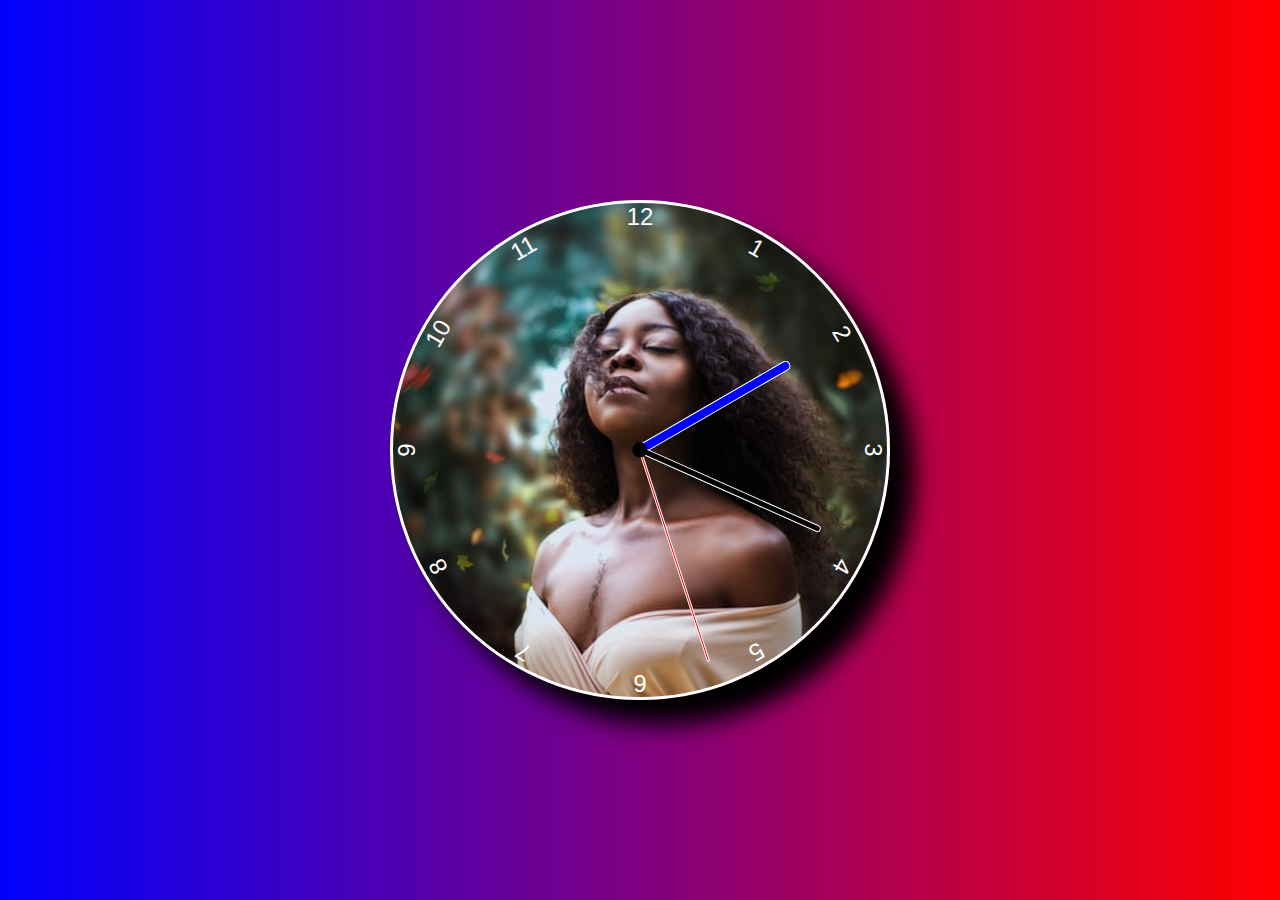
<file: index.html>
<!DOCTYPE html>
<html lang="en" dir="ltr">

<head>
  <meta charset="utf-8">
  <title>Analog Clock</title>
  <link rel="stylesheet" href="style.css">
  <meta name="viewport" content="width=divice-width, initial-scale=1.0" />
</head>

<body>



  <div id="clock">
    <div class="hand hour_hand" id="hour_hand"></div>
    <div class="hand minute_hand" id="minute_hand"></div>
    <div class="hand second_hand" id="second_hand"></div>

    <div class="number number_1">1</div>
    <div class="number number_2">2</div>
    <div class="number number_3">3</div>
    <div class="number number_4">4</div>
    <div class="number number_5">5</div>
    <div class="number number_6">6</div>
    <div class="number number_7">7</div>
    <div class="number number_8">8</div>
    <div class="number number_9">9</div>
    <div class="number number_10">10</div>
    <div class="number number_11">11</div>
    <div class="number number_12">12</div>

  </div>

  <script src="script.js" type="text/javascript"></script>
</body>

</html>
</file>
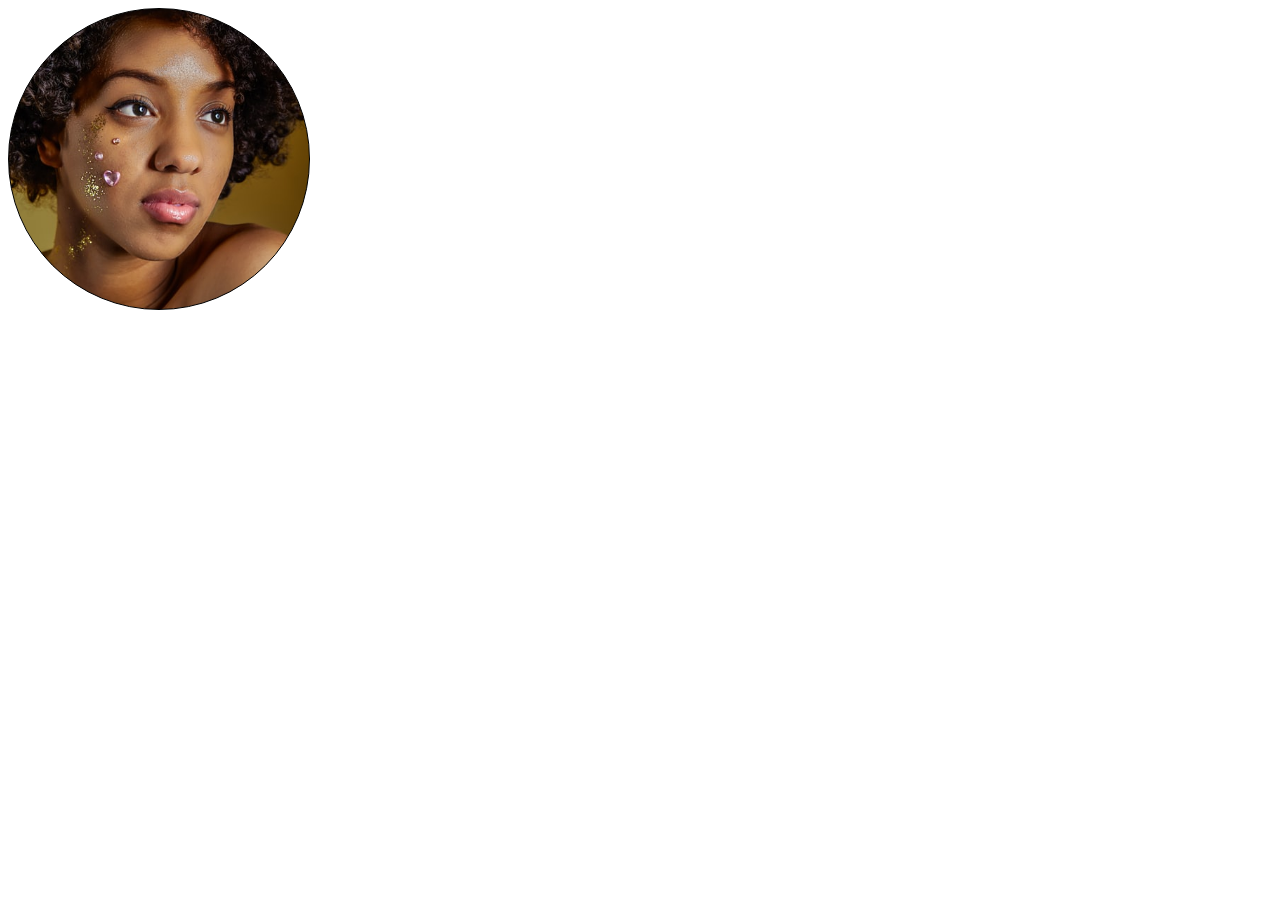
<file: sample.html>
<!DOCTYPE html>
<html lang="en" dir="ltr">
  <head>
    <meta charset="utf-8">
    <title>sample</title>
    <style media="screen">
      .clock{
        width: 300px;
        height: 300px;
        background-image: url('images/image1.jpg');
        background-position: center;
        background-size: cover;
        border: 1px solid #000;
        border-radius: 50%;

      }
    </style>
  </head>
  <body>
<div class="clock">

</div>




    <script type="text/javascript">
      setInterval(changeImage, 1000);
      let bgClock = document.getElementsByClassName('clock');


      let images = new Array(
        'images/image1.jpg',
        'images/image2.jpg',
        'images/image3.jpg',
        'images/image4.jpg',
        'images/image5.jpg'
      )



      function changeImage(){
        let i = 0;
        bgClock.style.setProperty('backgroundImage', 'url('+ images[i+1]+')');
        i++
      }
changeImage()
    </script>
  </body>
</html>
</file>
<file: style.css>
*, *::before, *::after {
  box-sizing: border-box;
  font-family: sans-serif;
}

body {
  margin: 0;
  padding: 0;
  width: 100%;
  height: 100vh;
  display: flex;
  justify-content: center;
  align-items: center;
  background-image: linear-gradient(to right, blue, red);
  overflow: hidden;
}

#clock {
  width: 500px;
  height: 500px;
  background-image: url("images/image3.jpg");
  background-position: center;
  background-size: cover;
  border-radius: 50%;
  position: relative;
  text-align: center;
  border: 3px solid #fff;
  color: #fff;
  box-shadow: 25px 25px 25px #000;
  font-size: 1.5rem;
}
@media only screen and (max-width:480px){
  #clock {
    width: 300px;
    height: 300px;
    font-size: 1rem;
  }

  body {
    height: 80vh;
  }
}
#clock::after {
  content: '';
  width: 15px;
  height: 15px;
  position: absolute;
  left: 50%;
  top: 50%;
  background-color: #000;
  border: none;
  border-radius: 50%;
  transform: translate(-50%, -50%);
  z-index: 12;
}

#clock .number {
  width: 100%;
  height: 100%;
  position: absolute;
}

#clock .number_1 {
  transform: rotate(30deg);
}

#clock .number_2 {
  transform: rotate(60deg);
}

#clock .number_3 {
  transform: rotate(90deg);
}

#clock .number_4 {
  transform: rotate(120deg);
}

#clock .number_5 {
  transform: rotate(150deg);
}

#clock .number_6 {
  transform: rotate(180deg);
}

#clock .number_7 {
  transform: rotate(210deg);
}

#clock .number_8 {
  transform: rotate(240deg);
}

#clock .number_9 {
  transform: rotate(270deg);
}

#clock .number_10 {
  transform: rotate(300deg);
}

#clock .number_11 {
  transform: rotate(330deg);
}

#clock .hand {
  --rotation: 0;
  position: absolute;
  bottom: 50%;
  left: 50%;
  border: 1px solid #fff;
  transform: translateX(-50%) rotate(calc(var(--rotation)*1deg));
  transform-origin: bottom;
  border-top-left-radius: 25px;
  border-top-right-radius: 25px;
  z-index: 12;
}

#clock .hour_hand {
  width: 10px;
  height: 35%;
  background-color: blue;
}

#clock .minute_hand {
  width: 7px;
  height: 40%;
  background-color: #000;
}

#clock .second_hand {
  width: 3px;
  height: 45%;
  background-color: red;
}
</file>
